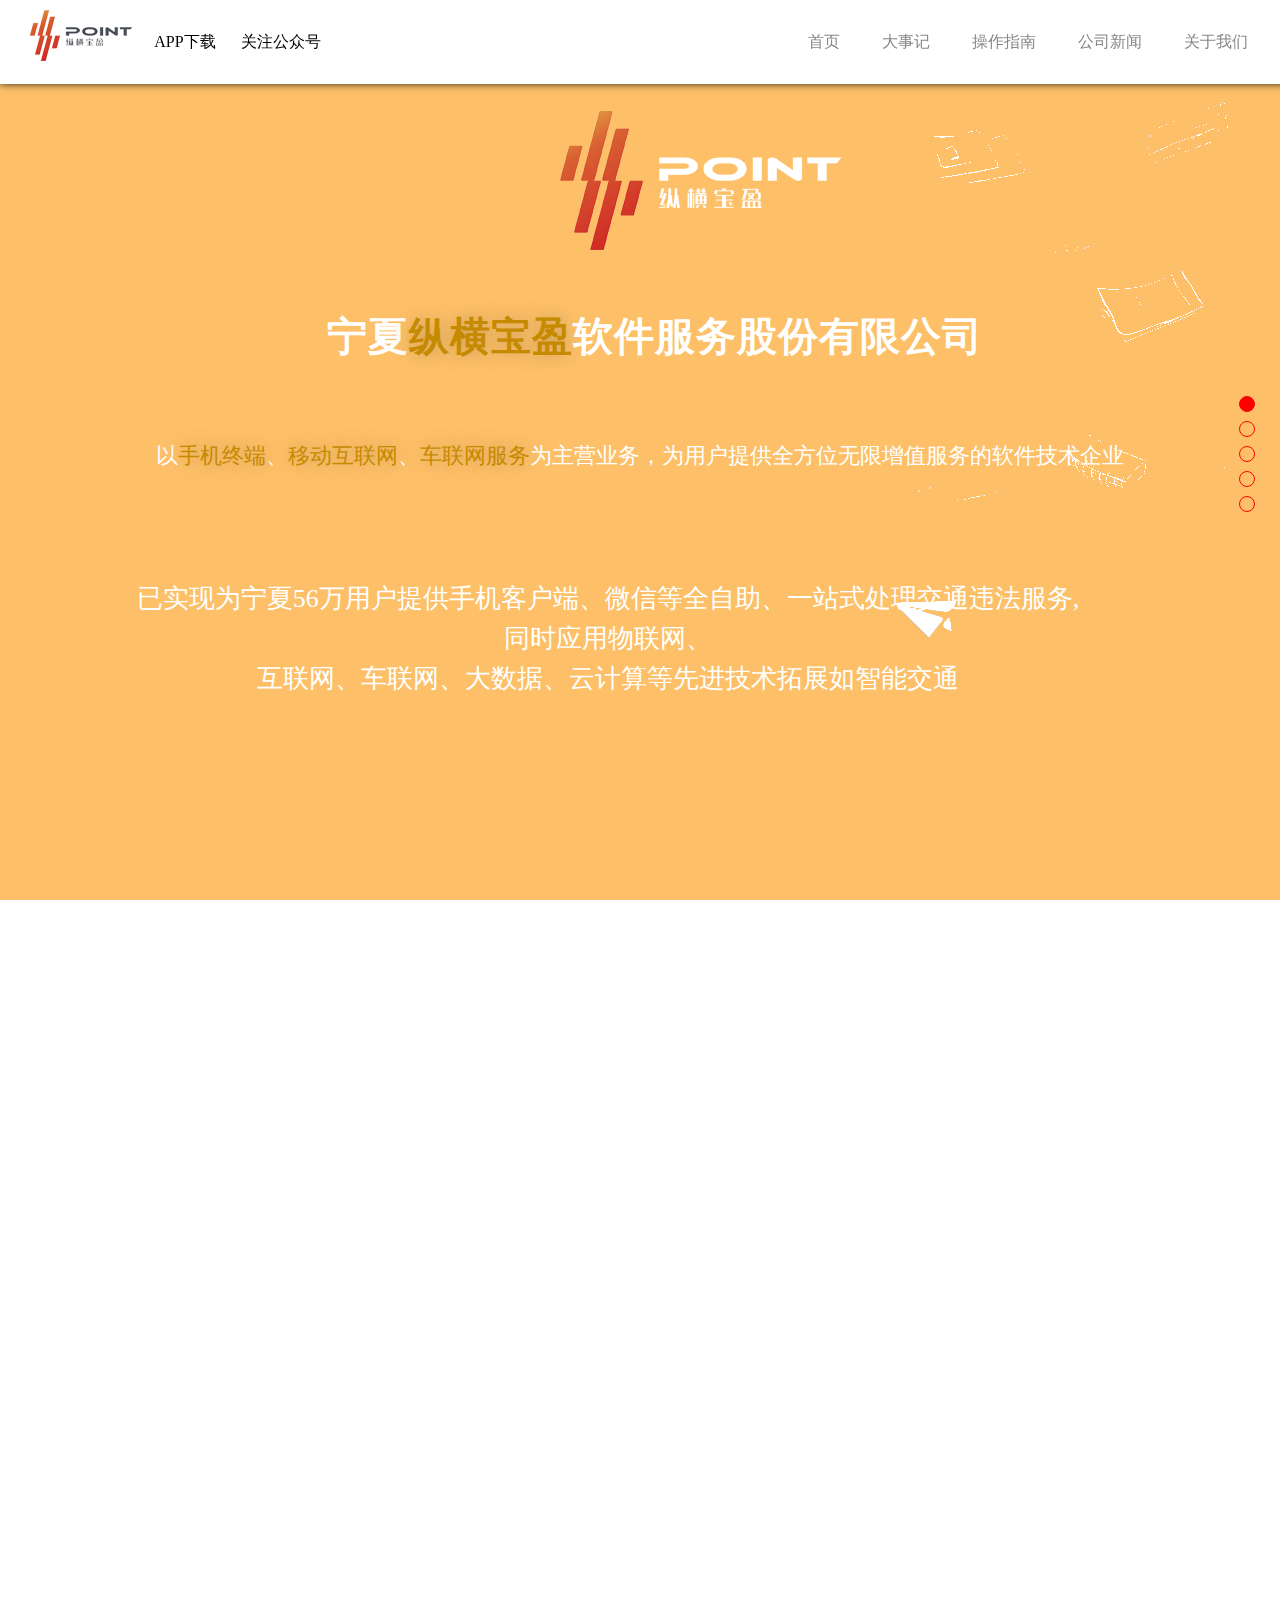
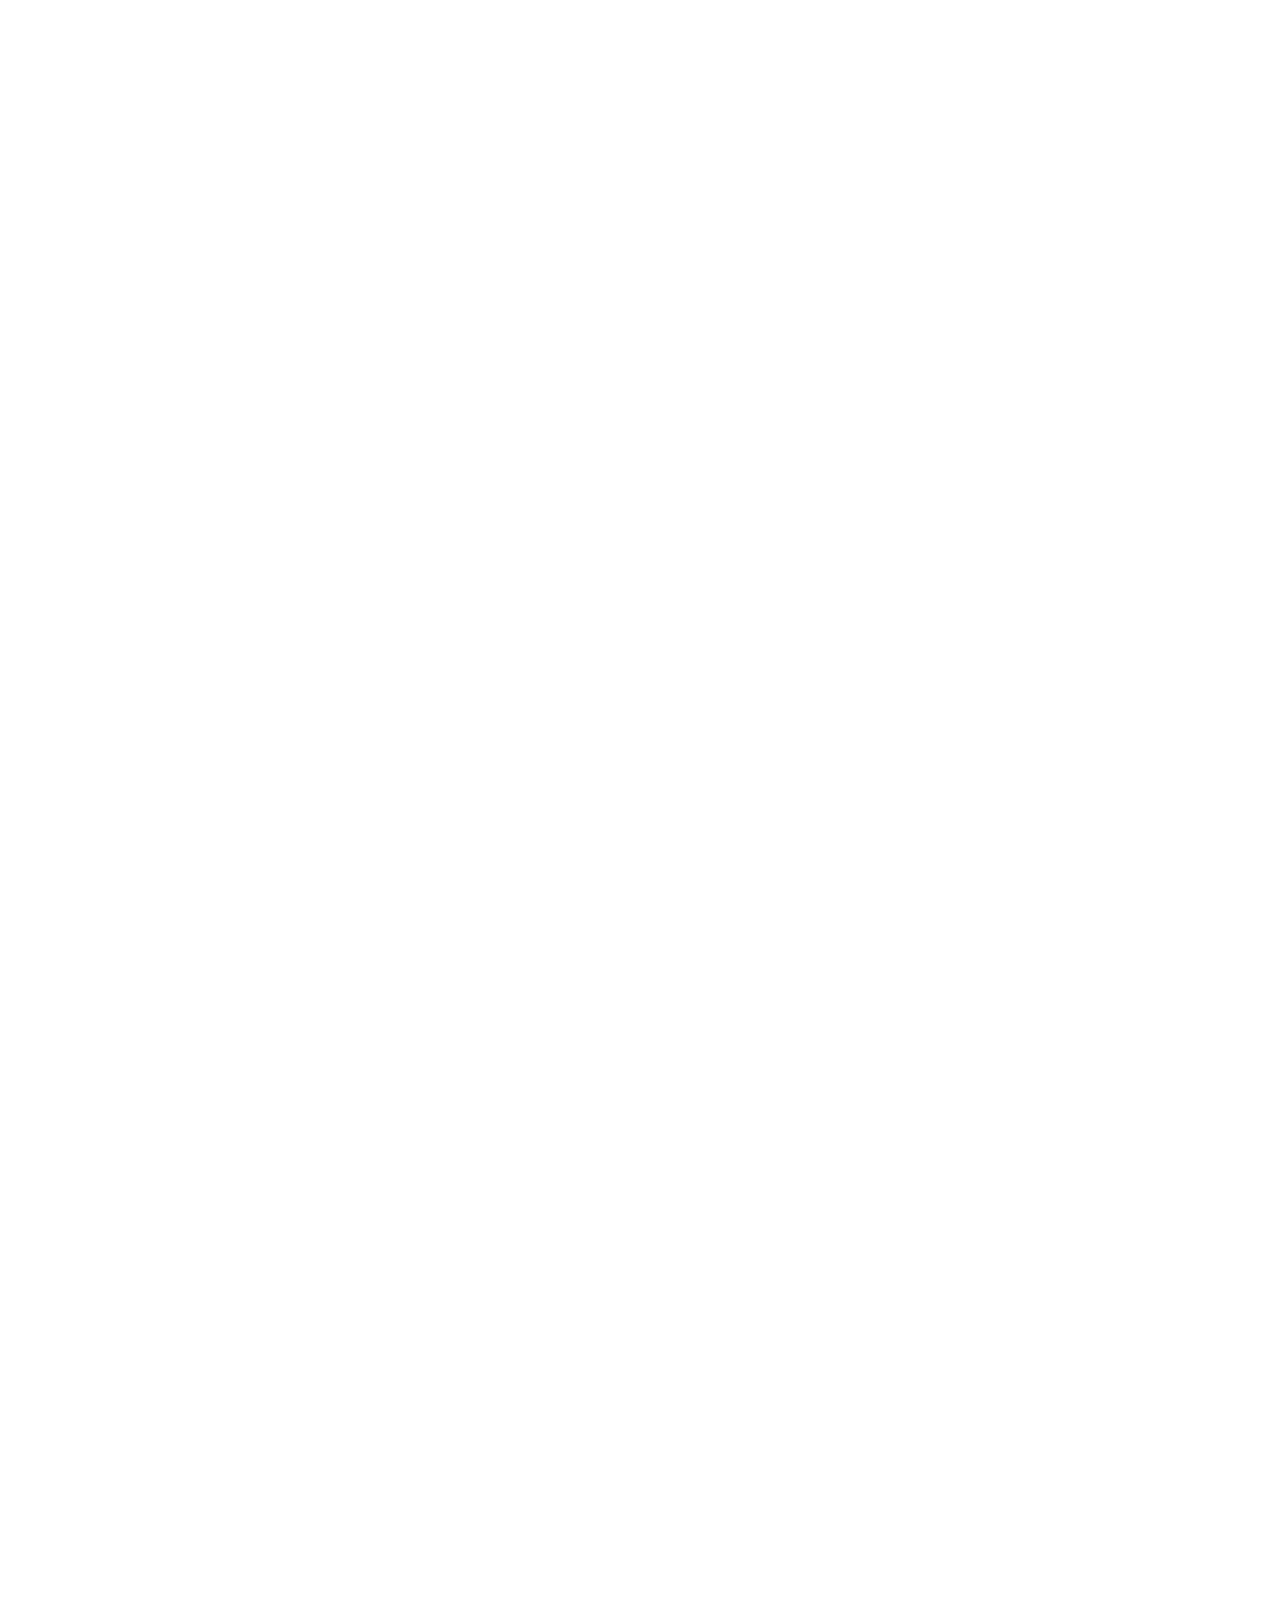
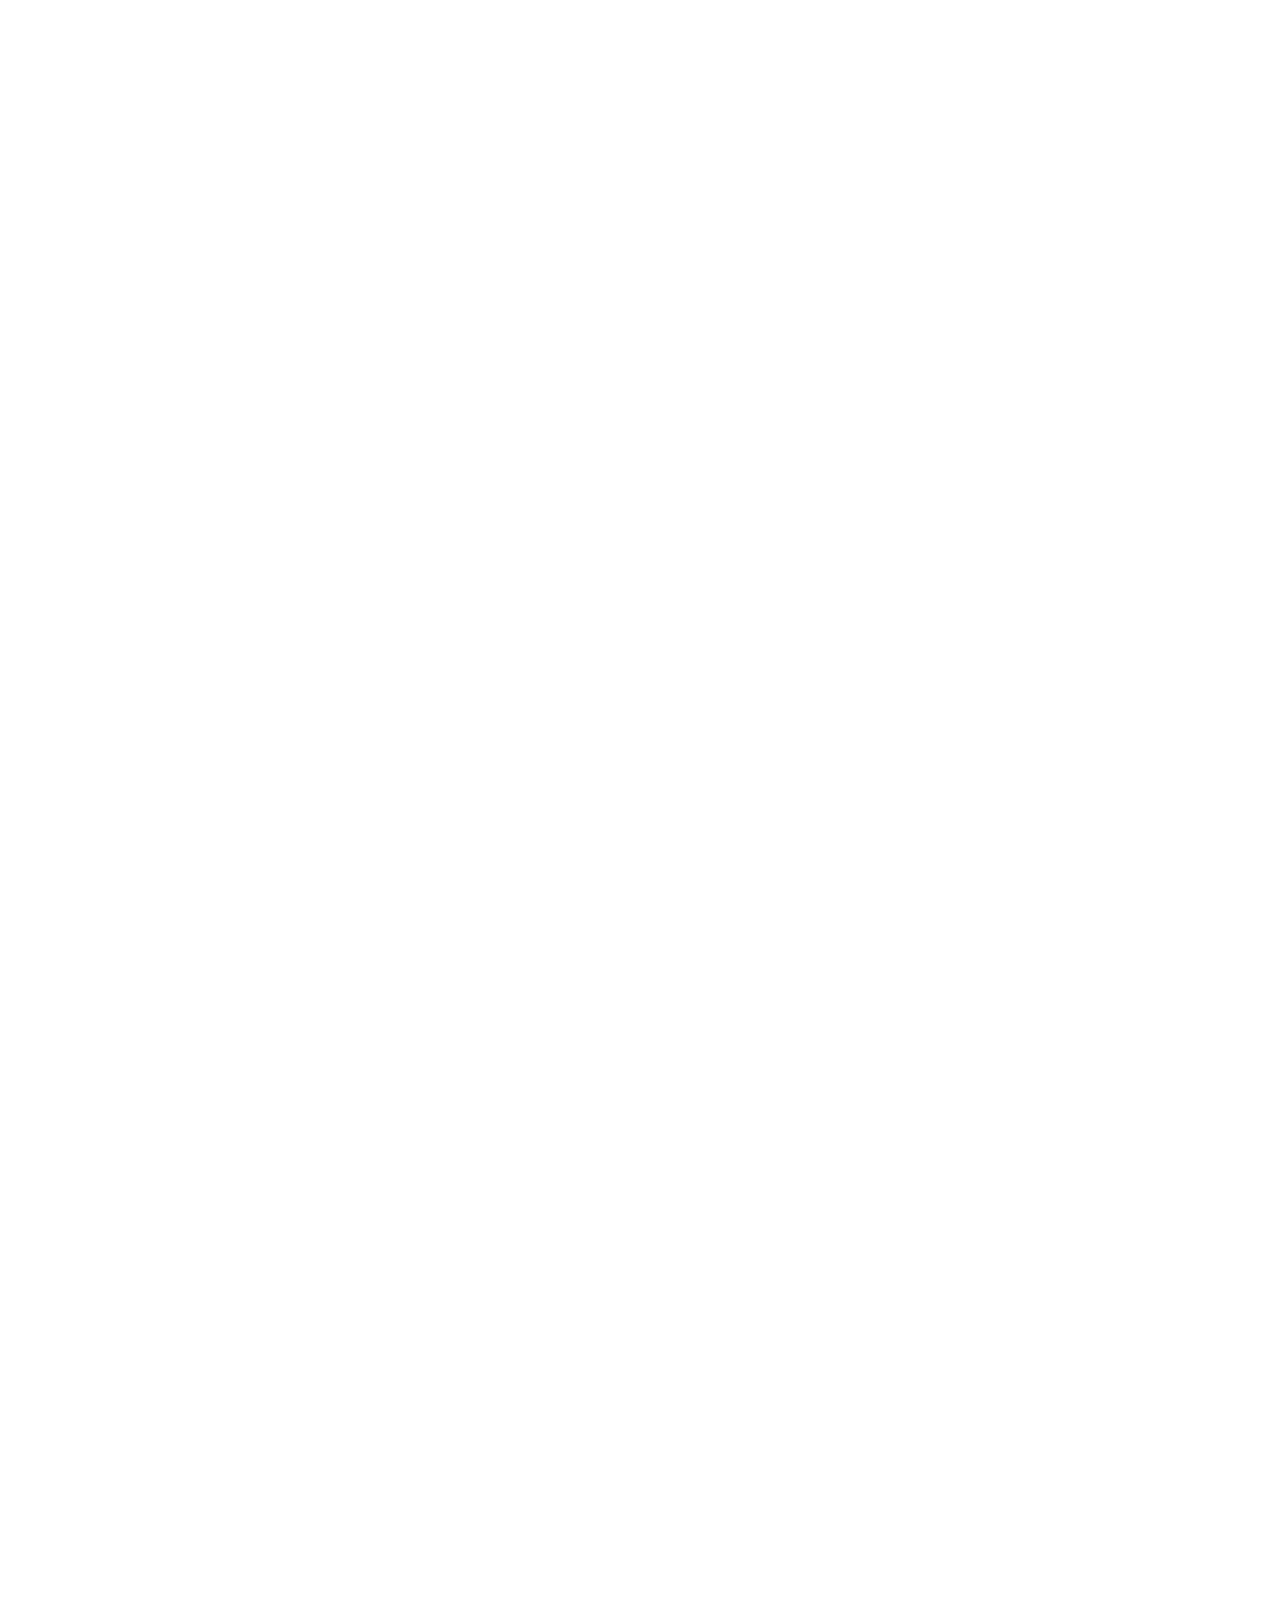
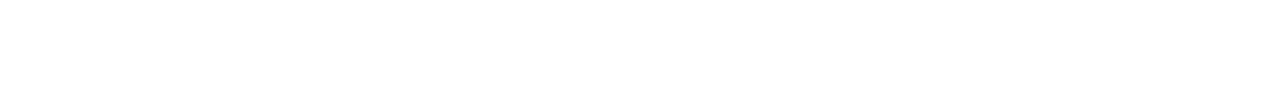
<file: index.html>
<!DOCTYPE html>
<html>
<head lang="en">
    <meta charset="UTF-8">
    <title></title>
    <link rel="stylesheet" href="common/css/base.css"/>
    <link rel="stylesheet" href="common/css/nav.css"/>
    <link rel="stylesheet" href="home/css/jquery.fullPage.css"/>
    <link rel="stylesheet" href="home/css/index.css"/>
    <script src="common/js/jquery-1.7.2.min.js"></script>
    <script src="home/js/jquery.fullPage.min.js"></script>
    <script>
        $(function(){
            $('#dowebok').fullpage({
                sectionsColor: ['rgb(253, 192, 104)'],
                'navigation': true,
            });
        });
    </script>

</head>
<body>
<!--=======================导航=======================-->
<div class="navbox">
    <div class="nav clearfix">
        <div class="logo clearfix">
            <a href="index.html"><img src="common/img/logo.png" /> </a>
            <a href="#" id="A1">
                APP下载
            </a>
            <div class="demo demoApp">
                <div class="out"></div>
                <div class="in"></div>
                <div> <img src="common/img/jtmsAPP.jpg" alt="">
                    <div class="f2">交通秘书APP下载</div>
                </div>
            </div>

            <a href="#" id="A2">
                关注公众号
            </a>
                <div class="demo demoWx">
                    <div class="out"></div>
                    <div class="in"></div>
                    <div> <img src="common/img/jtmsWX.jpg" alt="">
                        <div class="f2">交通秘书微信公众号</div>
                    </div>
                </div>

        </div>
        <ul class="clearfix">
            <li><a href="index.html">首页</a></li>
            <li><a href="event/index.html">大事记</a></li>
            <li><a href="operation/index.html">操作指南</a></li>
            <li><a href="news/index.html">公司新闻</a></li>
            <li><a href="about/index.html">关于我们</a></li>
        </ul>
    </div>
</div>
<div class="xue"></div>
<!--=======================导航=======================-->
<div id="dowebok">
    <div class="section">
        <div class="sectionBox">
            <div class="bg-1"></div>
            <div class="logo2"><img src="home/img/logo2.png" /> </div>
            <div class="bg-f1">宁夏<em>纵横宝盈</em>软件服务股份有限公司  </div>
            <div class="bg-f2">以<strong>手机终端</strong>、<strong>移动互联网</strong>、<strong>车联网服务</strong>为主营业务，为用户提供全方位无限增值服务的软件技术企业</div>
            <div class="bg-f3"></div>
            <div class="bg-f4">已实现为宁夏56万用户提供手机客户端、微信等全自助、一站式处理交通违法服务,同时应用物联网、</br>互联网、车联网、大数据、云计算等先进技术拓展如智能交通</div>
        </div>
    </div>
    <div class="section">
        <div class="img"><img src="home/img/bg2_phone.png" /></div>
        <div class="sectionBox2">
            <div class="leftBox">
                <h2>交通秘书</h2>
                <h2>全自助，一站式解决交通违法</h2>
                <p>通过移动终端实现违法照片查看、驾驶证扣分及缴纳交通违法罚款等功能。</p>
            </div>
            <div class="rightBox clearfix">
                <h2>沙扑扑传媒</h2>
                <h2>宁夏首家方言类网络视频节目</h2>
                <p>我区著名主持人老李（李坚强）带你看尽全球大小事，诙谐小段子，幽默漫话要你欢笑不停歇。</p>
            </div>
        </div>
    </div>
    <div class="section">
        <div class="threeBox">
            <h3>企业文化</h3>
            <ul>
                <li>企业愿景：成为行业内标杆企业</li>
                <li>企业使命：为股东谋利益 为员工谋福祉 为企业谋发展 为社会做贡献
                </li>
                <li>企业精神：专业 拼搏 创新 持续</li>
                <li>经营理念：精致产品设计 优化产品体验 完善用户服务 健康产业链条</li>
            </ul>
            <div class="bg3"></div>
        </div>
    </div>
    <div class="section">
       <div class="phone">
           <p><img src="home/img/bg4_linepic.png" /> </p>
           <p><img src="home/img/bg02_ipone.png" /> </p>
       </div>
    </div>
    <div class="section">
        <div class="last">
            <div class="lastImg">
                <img src="home/img/bg6_main.png">
            </div>
            <p>打造“互联网+”的商业模式，致力于开发创新产品和服务，持续为信息惠民事业做出更大的贡献。</p>
        </div>
    </div>
</div>
</body>
</html>
</file>
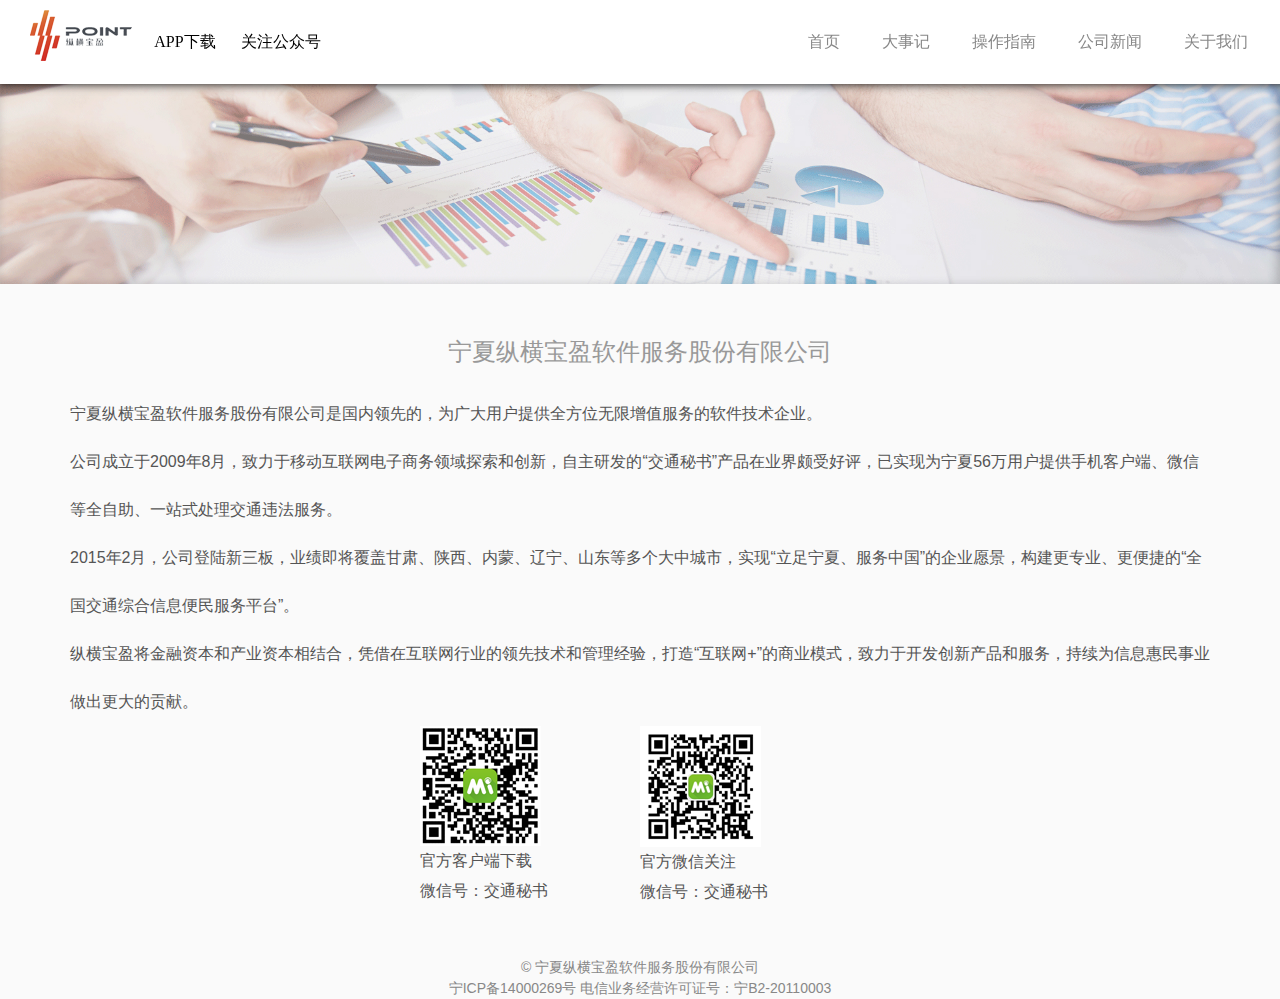
<file: about/index.html>
<!DOCTYPE html>
<html>
<head lang="en">
    <meta charset="UTF-8">
    <title></title>
    <link rel="stylesheet" href="../common/css/base.css"/>
    <link rel="stylesheet" href="../common/css/nav.css"/>
    <link rel="stylesheet" href="../common/css/footer.css"/>
    <link rel="stylesheet" href="css/index.css"/>
    <script src="../common/js/jquery-1.7.2.min.js"></script>
</head>
<body>
<!--=======================导航=======================-->
<div class="navbox">
    <div class="nav clearfix">
        <div class="logo clearfix">
            <a href="index.html"><img src="../common/img/logo.png" /> </a>
            <a href="#" id="A1">
                APP下载
            </a>
            <div class="demo demoApp">
                <div class="out"></div>
                <div class="in"></div>
                <div> <img src="../common/img/jtmsAPP.jpg" alt="">
                    <div class="f1">交通秘书APP下载</div>
                </div>
            </div>

            <a href="#" id="A2">
                关注公众号
            </a>
            <div class="demo demoWx">
                <div class="out"></div>
                <div class="in"></div>
                <div> <img src="../common/img/jtmsWX.jpg" alt="">
                    <div class="f1">交通秘书微信公众号</div>
                </div>
            </div>

        </div>
        <ul class="clearfix">
            <li><a href="../index.html">首页</a></li>
            <li><a href="../event/index.html">大事记</a></li>
            <li><a href="../operation/index.html">操作指南</a></li>
            <li><a href="../news/index.html">公司新闻</a></li>
            <li><a href="index.html">关于我们</a></li>
        </ul>
    </div>
</div>
<div class="xue"></div>
<!--=======================导航=======================-->
<div class="containe">
    <div class="banner">
        <img class="bg" src="img/ny_banner.jpg">
    </div>
    <h1 class="about_tit">宁夏纵横宝盈软件服务股份有限公司</h1>
    <p class="about_info">宁夏纵横宝盈软件服务股份有限公司是国内领先的，为广大用户提供全方位无限增值服务的软件技术企业。</p>
    <p class="about_info">公司成立于2009年8月，致力于移动互联网电子商务领域探索和创新，自主研发的“交通秘书”产品在业界颇受好评，已实现为宁夏56万用户提供手机客户端、微信等全自助、一站式处理交通违法服务。</p>
    <p class="about_info">2015年2月，公司登陆新三板，业绩即将覆盖甘肃、陕西、内蒙、辽宁、山东等多个大中城市，实现“立足宁夏、服务中国”的企业愿景，构建更专业、更便捷的“全国交通综合信息便民服务平台”。</p>
    <p class="about_info">纵横宝盈将金融资本和产业资本相结合，凭借在互联网行业的领先技术和管理经验，打造“互联网+”的商业模式，致力于开发创新产品和服务，持续为信息惠民事业做出更大的贡献。</p>
    <ul class="wechart clearfix about_info">
        <li>
            <span><img src="img/wechat.png" alt=""></span>
            <span>官方客户端下载</span>
            <span>微信号：交通秘书</span>
        </li>
        <li>
            <span><img src="img/wechat2.png" alt=""></span>
            <span>官方微信关注</span>
            <span>微信号：交通秘书</span>
        </li>
    </ul>
</div>
<div id="footer">
    <p>&copy; 宁夏纵横宝盈软件服务股份有限公司</p>
    <p>宁ICP备14000269号 电信业务经营许可证号：宁B2-20110003</p>
</div>
</body>
</html>
</file>
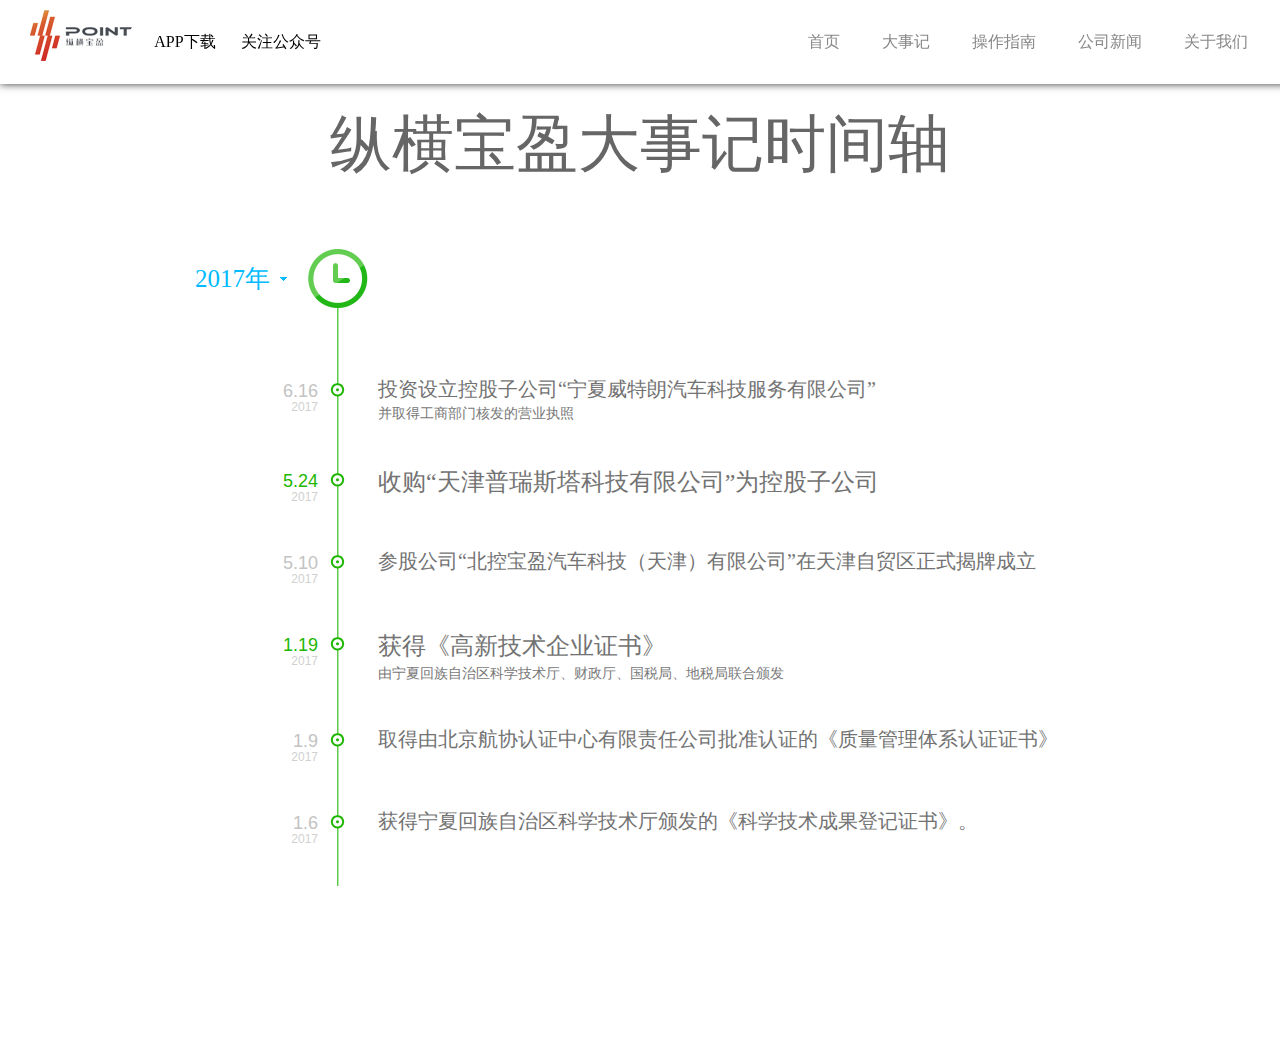
<file: event/index.html>
<!DOCTYPE html>
<head lang="en">
    <meta charset="UTF-8">
    <title></title>
    <link rel="stylesheet" href="../common/css/base.css"/>
    <link rel="stylesheet" href="../common/css/nav.css"/>
    <link rel="stylesheet" href="css/index.css"/>
    <script src="../common/js/jquery-1.7.2.min.js"></script>
    <script src="js/index.js"></script>
</head>
<body>
<!--=======================导航=======================-->
<div class="navbox">
    <div class="nav clearfix">
        <div class="logo clearfix">
            <a href="index.html"><img src="../common/img/logo.png" /> </a>
            <a href="#" id="A1">
                APP下载
            </a>
            <div class="demo demoApp">
                <div class="out"></div>
                <div class="in"></div>
                <div> <img src="../common/img/jtmsAPP.jpg" alt="">
                    <div class="f1">交通秘书APP下载</div>
                </div>
            </div>

            <a href="#" id="A2">
                关注公众号
            </a>
            <div class="demo demoWx">
                <div class="out"></div>
                <div class="in"></div>
                <div> <img src="../common/img/jtmsWX.jpg" alt="">
                    <div class="f1">交通秘书微信公众号</div>
                </div>
            </div>

        </div>
        <ul class="clearfix">
            <li><a href="../index.html">首页</a></li>
            <li><a href="index.html">大事记</a></li>
            <li><a href="../operation/index.html">操作指南</a></li>
            <li><a href="../news/index.html">公司新闻</a></li>
            <li><a href="../about/index.html">关于我们</a></li>
        </ul>
    </div>
</div>
<div class="xue"></div>
<!--=======================导航=======================-->
<div class="f2">纵横宝盈大事记时间轴</div>
<div class="main">
    <div class="history">
        <div class="history-date">
            <h2 class="dj">2017年</h2>
            <ul>
                <li class="clearfix">
                    <h4>6.16<span>2017</span></h4>
                    <div>
                        <h3>投资设立控股子公司“宁夏威特朗汽车科技服务有限公司”</h3>
                        <p>并取得工商部门核发的营业执照</p>
                    </div>
                </li>
                <li class="clearfix">
                    <h4 class="green">5.24<span>2017</span></h4>
                    <div>
                        <h5>收购“天津普瑞斯塔科技有限公司”为控股子公司</h5>
                    </div>
                </li>
                <li class="clearfix">
                    <h4>5.10<span>2017</span></h4>
                    <div>
                        <h3>参股公司“北控宝盈汽车科技（天津）有限公司”在天津自贸区正式揭牌成立</h3>
                    </div>
                </li>
                <li class="clearfix">
                    <h4 class="green">1.19<span>2017</span></h4>
                    <div>
                        <h5>获得《高新技术企业证书》</h5>
                        <p>由宁夏回族自治区科学技术厅、财政厅、国税局、地税局联合颁发</p>
                    </div>
                </li>
                <li class="clearfix">
                    <h4>1.9<span>2017</span></h4>
                    <div>
                        <h3>取得由北京航协认证中心有限责任公司批准认证的《质量管理体系认证证书》</h3>
                    </div>
                </li>
                <li class="clearfix">
                    <h4>1.6<span>2017</span></h4>
                    <div>
                        <h3>获得宁夏回族自治区科学技术厅颁发的《科学技术成果登记证书》。</h3>
                    </div>
                </li>
            </ul>
        </div>
        <div class="history-date">
            <h2 class="dj">2016年</h2>
            <ul>
                <li class="clearfix">
                    <h4 class="green">12<span>2016</span></h4>
                    <div>
                        <h5>公司共获得实用新型专利八项，软件著作权二十项</h5>
                        <p>截止2016年12月</p>
                    </div>
                </li>
                <li class="clearfix">
                    <h4 class="green">11.25<span>2016</span></h4>
                    <div>
                        <h5>获评高新技术企业</h5>
                    </div>
                </li>
                <li class="clearfix">
                    <h4>11.19<span>2016</span></h4>
                    <div>
                        <h3>公司荣获“宁夏中小企业50强”第三产业“电子商务软件”排序第五名</h3>
                    </div>
                </li>
                <li class="clearfix">
                    <h4 class="green">08<span>2016</span></h4>
                    <div>
                        <h3>认定为宁夏回族自治区“专精特新”中小企业</h3>
                        <p>经宁夏回族自治区非公有制经济服务局、宁夏回族自治区经济和信息化委员会等相关部门</p>
                    </div>
                </li>
                <li class="clearfix">
                    <h4>6.15<span>2016</span></h4>
                    <div>
                        <h3>北方国际集团有限公司总裁孙占军一行来公司考察</h3>
                    </div>
                </li>
                <li class="clearfix">
                    <h4>05<span>2016</span></h4>
                    <div>
                        <h3>公司董事长倪小刚获得2015年度银川市青年岗位能手称号</h3>
                    </div>
                </li>
                <li class="clearfix">
                    <h4>4.19<span>2016</span></h4>
                    <div>
                        <h3>吉林省政协主席一行视察公司</h3>
                    </div>
                </li>
            </ul>
        </div>
        <div class="history-date">
            <h2 class="dj">2015年</h2>
            <ul>
                <li class="clearfix">
                    <h4 class="green">9.11<span>2015</span></h4>
                    <div>
                        <h5>约旦主宾国投资署长参观公司</h5>
                        <p>并给予 “交通秘书“产品充分肯定</p>
                    </div>
                </li>
                <li class="clearfix">
                    <h4 class="green">9.09<span>2015</span></h4>
                    <div>
                        <h5>全国政协副主席万钢一行调研iBi育成中心</h5>
                        <p>万钢副主席表示：希望纵横宝盈为宁夏和全国信息化发展多做贡献、形成示范效应！</p>
                    </div>
                </li>
                <li class="clearfix">
                    <h4>8.03<span>2015</span></h4>
                    <div>
                        <h3>“2015年新三板创新公司100强”榜单中位居第29名</h3>
                    </div>
                </li>
                <li class="clearfix">
                    <h4>6.16<span>2015</span></h4>
                    <div>
                        <h3>“交通秘书”荣获第十三届中国国际软交会最具创新竞争力产品奖</h3>
                        <p>公司董事长/总经理倪小刚先生再次荣获本届领军人物奖</p>
                    </div>
                </li>
                <li class="clearfix">
                    <h4>6.8<span>2015</span></h4>
                    <div>
                        <h3>银川经济技术开发区授予公司“转型升级、创新发展”示范企业荣誉称号</h3>
                    </div>
                </li>
                <li class="clearfix">
                    <h4>3.18<span>2015</span></h4>
                    <div>
                        <h3>获得宁夏回族自治区经济和信息化委员会颁发的“软件企业认定证书”</h3>
                    </div>
                </li>
                <li class="clearfix">
                    <h4>1.12<span>2015</span></h4>
                    <div>
                        <h3>宁夏回族自治区党委书记，自治区人大常委会主任、党组书记李建华一行视察公司</h3>
                        <p>予交通秘书“小省区服务大民生”的高度评价</p>
                    </div>
                </li>
            </ul>
        </div>
        <div class="history-date">
            <h2 class="dj">2014年</h2>
            <ul>
                <li class="clearfix">
                    <h4>12.26<span>2014</span></h4>
                    <div>
                        <h3>自治区副主席张超超视察公司，给予“交通秘书”产品高度评价</h3>
                        <p>获得“交通秘书IOS客户端系统软件（软著登字第0685819号）”等7项软件著作权</p>
                    </div>
                </li>
                <li class="clearfix">
                    <h4>11.12<span>2014</span></h4>
                    <div>
                        <h3>获得“交通秘书IOS客户端系统软件（软著登字第0685819号）”等7项软件著作权</h3>
                    </div>
                </li>
                <li class="clearfix">
                    <h4>10<span>2014</span></h4>
                    <div>
                        <h3>公司与中国联通宁夏分公司签订合作协议</h3>
                    </div>
                </li>
                <li class="clearfix">
                    <h4 class="green">7.09<span>2014</span></h4>
                    <div>
                        <h5>交通秘书WEB、APP、微信正式上线</h5>
                        <p>实现了通过APP、微信查询、处理交通违法、缴纳罚款</p>
                    </div>
                </li>
                <li class="clearfix">
                    <h4 class="green">06<span>2014</span></h4>
                    <div>
                        <h3>公司董事长/总经理倪小刚先生在第十二届中国国际软交会荣获新锐人物奖</h3>
                    </div>
                </li>
                <li class="clearfix">
                    <h4>5.29<span>2014</span></h4>
                    <div>
                        <h3>完成股份制改造并正式更名为“宁夏纵横宝盈软件服务股份有限公司”</h3>
                    </div>
                </li>
                <li class="clearfix">
                    <h4>03<span>2014</span></h4>
                    <div>
                        <h3>公司与中国电信宁夏分公司签订合作协议，标志着电信业务成功接入</h3>
                    </div>
                </li>
            </ul>
        </div>
        <div class="history-date">
            <h2  class="dj">2013年</h2>
            <ul>
                <li class="clearfix">
                    <h4 class="green"><span>2013</span></h4>
                    <div>
                        <h5>交通秘书”市场拓展，APP、WEB研发</h5>
                    </div>
                </li>
            </ul>
        </div>
        <div class="history-date">
            <h2 class="dj">2012年</h2>
            <ul>
                <li class="clearfix">
                    <h4 class="green"><span>2012</span></h4>
                    <div>
                        <h3>全区交警远程查验系统上线、“交通秘书”本地平台上线</h3>
                    </div>
                </li>
            </ul>
        </div>
        <div class="history-date">
            <h2 class="dj">2011年</h2>
            <ul>
                <li class="clearfix">
                    <h4 class="green"><span>2011</span></h4>
                    <div>
                        <h3>宁夏移动“12580交通秘书”接入并运营</h3>
                    </div>
                </li>
            </ul>
        </div>
        <div class="history-date">
            <h2 class="dj">2010年</h2>
            <ul>
                <li class="clearfix">
                    <h4 class="green"><span>2010</span></h4>
                    <div>
                        <h3>交警综合信息服务平台建设完成并转型移动互联网增值业务</h3>
                    </div>
                </li>
            </ul>
        </div>
        <div class="history-date">
            <h2 class="dj">2009年</h2>
            <ul>
                <li class="clearfix">
                    <h4>11<span>2009</span></h4>
                    <div>
                        <h3>总经理倪小刚先生荣获“银川市2009年度创业之星荣誉称号”</h3>
                    </div>
                </li>
                <li class="clearfix">
                    <h4 class="green">08<span>2009</span></h4>
                    <div>
                        <h5>公司在宁夏软件园注册成立</h5>
                    </div>
                </li>
                <li class="clearfix">
                    <h4 class="green"><span></span></h4>
                    <div>
                        <h5></h5>
                    </div>
                </li>
            </ul>
        </div>
    </div>
</div>
</body>
</html>
</file>
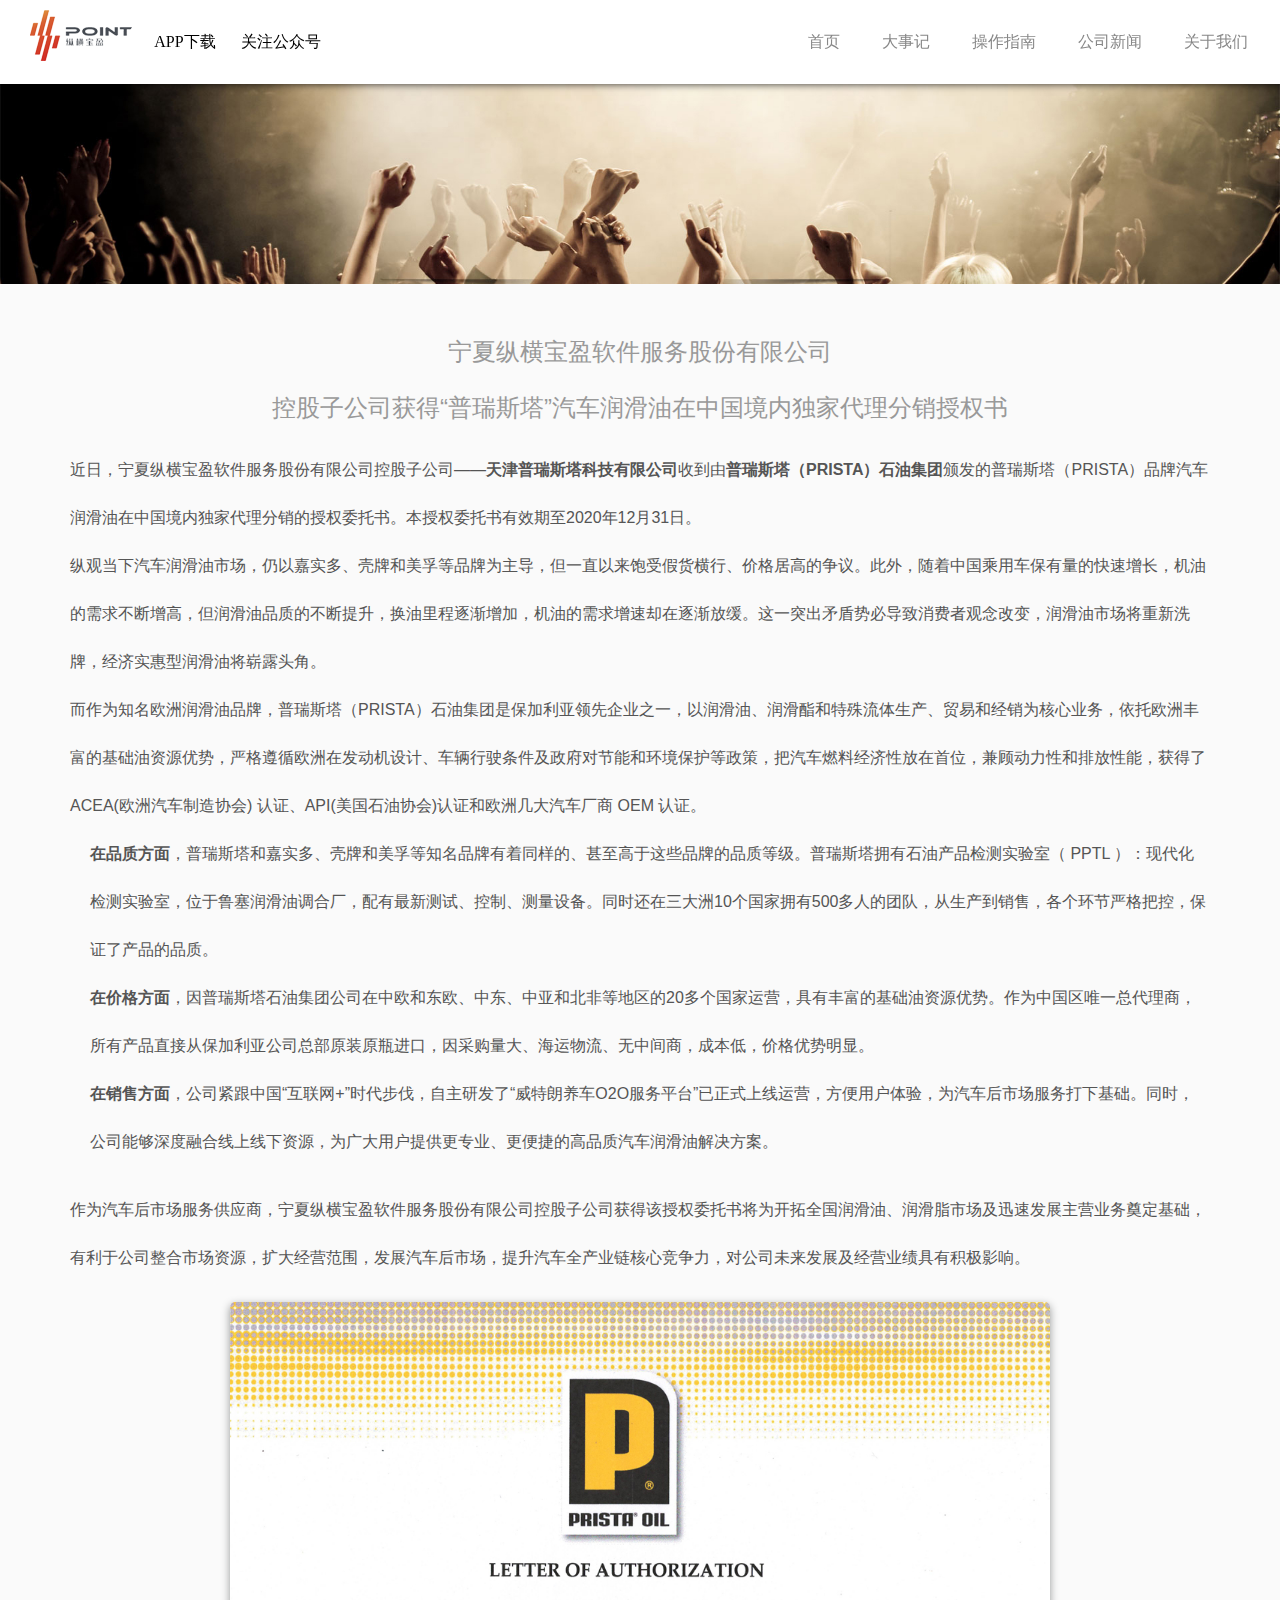
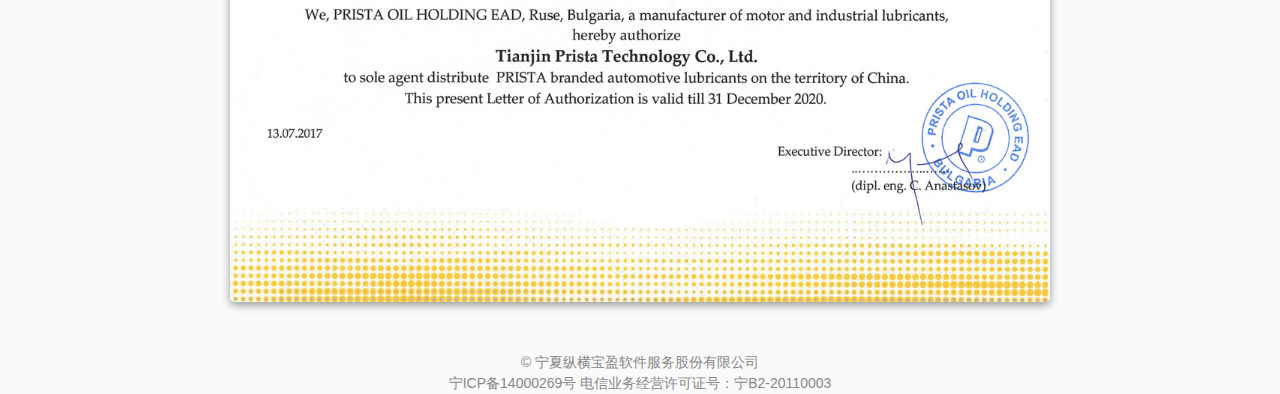
<file: news/index.html>
<!DOCTYPE html>
<html>
<head lang="en">
    <meta charset="UTF-8">
    <title></title>
    <link rel="stylesheet" href="../common/css/base.css"/>
    <link rel="stylesheet" href="../common/css/nav.css"/>
    <link rel="stylesheet" href="../common/css/footer.css"/>
    <link rel="stylesheet" href="css/index.css"/>
    <script src="../common/js/jquery-1.7.2.min.js"></script>
</head>
<body>
<!--=======================导航=======================-->
<div class="navbox">
    <div class="nav clearfix">
        <div class="logo clearfix">
            <a href="index.html"><img src="../common/img/logo.png" /> </a>
            <a href="#" id="A1">
                APP下载
            </a>
            <div class="demo demoApp">
                <div class="out"></div>
                <div class="in"></div>
                <div> <img src="../common/img/jtmsAPP.jpg" alt="">
                    <div class="f1">交通秘书APP下载</div>
                </div>
            </div>

            <a href="#" id="A2">
                关注公众号
            </a>
            <div class="demo demoWx">
                <div class="out"></div>
                <div class="in"></div>
                <div> <img src="../common/img/jtmsWX.jpg" alt="">
                    <div class="f1">交通秘书微信公众号</div>
                </div>
            </div>

        </div>
        <ul class="clearfix">
            <li><a href="../index.html">首页</a></li>
            <li><a href="../event/index.html">大事记</a></li>
            <li><a href="../operation/index.html">操作指南</a></li>
            <li><a href="index.html">公司新闻</a></li>
            <li><a href="../about/index.html">关于我们</a></li>
        </ul>
    </div>
</div>
<div class="xue"></div>
<!--=======================导航=======================-->
<div class="containe">
    <div class="banner">
        <img class="bg" src="img/ny_banner1.jpg">
    </div>
    <div class="notice">
        <h1 class="about_tit appear">宁夏纵横宝盈软件服务股份有限公司</h1>
        <h1 class="about_tit appear">控股子公司获得“普瑞斯塔”汽车润滑油在中国境内独家代理分销授权书</h1>
        <ol>
            <li>近日，宁夏纵横宝盈软件服务股份有限公司控股子公司——<strong>天津普瑞斯塔科技有限公司</strong>收到由<strong>普瑞斯塔（PRISTA）石油集团</strong>颁发的普瑞斯塔（PRISTA）品牌汽车润滑油在中国境内独家代理分销的授权委托书。本授权委托书有效期至2020年12月31日。</li>
            <li>纵观当下汽车润滑油市场，仍以嘉实多、壳牌和美孚等品牌为主导，但一直以来饱受假货横行、价格居高的争议。此外，随着中国乘用车保有量的快速增长，机油的需求不断增高，但润滑油品质的不断提升，换油里程逐渐增加，机油的需求增速却在逐渐放缓。这一突出矛盾势必导致消费者观念改变，润滑油市场将重新洗牌，经济实惠型润滑油将崭露头角。</li>
            <li>
                而作为知名欧洲润滑油品牌，普瑞斯塔（PRISTA）石油集团是保加利亚领先企业之一，以润滑油、润滑酯和特殊流体生产、贸易和经销为核心业务，依托欧洲丰富的基础油资源优势，严格遵循欧洲在发动机设计、车辆行驶条件及政府对节能和环境保护等政策，把汽车燃料经济性放在首位，兼顾动力性和排放性能，获得了ACEA(欧洲汽车制造协会) 认证、API(美国石油协会)认证和欧洲几大汽车厂商 OEM 认证。
            </li>
            <ul class="pl20">
                <li class="point"><strong>在品质方面</strong>，普瑞斯塔和嘉实多、壳牌和美孚等知名品牌有着同样的、甚至高于这些品牌的品质等级。普瑞斯塔拥有石油产品检测实验室（ PPTL ）：现代化检测实验室，位于鲁塞润滑油调合厂，配有最新测试、控制、测量设备。同时还在三大洲10个国家拥有500多人的团队，从生产到销售，各个环节严格把控，保证了产品的品质。</li>
                <li class="point"><strong>在价格方面</strong>，因普瑞斯塔石油集团公司在中欧和东欧、中东、中亚和北非等地区的20多个国家运营，具有丰富的基础油资源优势。作为中国区唯一总代理商，所有产品直接从保加利亚公司总部原装原瓶进口，因采购量大、海运物流、无中间商，成本低，价格优势明显。</li>
                <li class="point">
                    <strong>在销售方面</strong>，公司紧跟中国“互联网+”时代步伐，自主研发了“威特朗养车O2O服务平台”已正式上线运营，方便用户体验，为汽车后市场服务打下基础。同时，公司能够深度融合线上线下资源，为广大用户提供更专业、更便捷的高品质汽车润滑油解决方案。
                </li>
            </ul>

            <li>作为汽车后市场服务供应商，宁夏纵横宝盈软件服务股份有限公司控股子公司获得该授权委托书将为开拓全国润滑油、润滑脂市场及迅速发展主营业务奠定基础，有利于公司整合市场资源，扩大经营范围，发展汽车后市场，提升汽车全产业链核心竞争力，对公司未来发展及经营业绩具有积极影响。</li>
        </ol>
        <p class="notice_2"><img src="img/notice_2.jpg" alt=""></p>
    </div>
</div>
<div id="footer">
    <p>&copy; 宁夏纵横宝盈软件服务股份有限公司</p>
    <p>宁ICP备14000269号 电信业务经营许可证号：宁B2-20110003</p>
</div>
</body>
</html>
</file>
<file: common/css/nav.css>
.xue{
    height: 84px;
}
.navbox {
    width: 100%;
    background-color: #fff;
    position: fixed;
    top: 0;
    left: 0;
    box-shadow: 0 0 8px 0 rgba(0,0,0,0.8);
    padding: 0 20px;
    font-family: "΢���ź�","����","Arail";
    z-index: 99999;
}
.navbox .nav{
    width: 1260px;
    margin: 0 auto;
}
.navbox .nav .logo{
    width: 305px;
    float: left;
}
.navbox .nav .logo a{
    display: block;
    float: left;
    height: 84px;
    line-height: 84px;
    text-align: center;
    color: #000;
    font-size: 16px;
    transition:.3s;
}
.navbox .nav .logo a:nth-of-type(1){
    width: 110px;
    position: absolute;
    top: 10px;
}
.navbox .nav .logo a:nth-of-type(2){
    width: 90px;
    margin-left: 110px;
}
.navbox .nav .logo a:nth-of-type(3){
    width: 102px;
}
.navbox .nav .logo a:hover{
    color: #FAC16A;
}
.navbox .nav ul{
    width: 482px;
    float: right;
}
.navbox .nav ul li{
    width: 106px;
    height: 84px;
    line-height: 84px;
    float: left;
}
.navbox .nav ul li:nth-of-type(1){
    width: 74px;
}
.navbox .nav ul li:nth-of-type(2){
    width: 90px;
}
.navbox .nav ul li a{
    font-size: 16px;
    color: #888;
    transition:.3s;
}
.navbox .nav ul li a:hover{
    color: #FAC16A;
}
.demoApp{
    opacity: 0;
    left: 100px;
    transition:.5s;
}
.demoWx{
    opacity: 0;
    left: 200px;
    transition:.5s;
}
.demo{
    position: absolute;
    width: 150px;
    z-index: 1111;
    top: 68px;
    color: #000;
    font-size: 14px;
    text-align: center;
    border: 1px solid #d3d3d3;
    background-color: #fff;
}
.demo .out {
    border: 15px solid transparent;
    border-bottom-color: #888;
    top: -30px;
    left: 40%;
}
.in {
    border: 14px solid transparent;
    border-bottom-color: #fff;
    top: -28px;
    left: 40.5%;
}
.demo .out,.demo .in {
    position: absolute;
    width: 0;
    height: 0px;
}
.demo img {
    width: 93%;
    padding: 5px 5px 0px 5px;
    height: 90%;
}
.demo>.f1{
    font-size: 16px;
    height: 24px;
    line-height: 24px;
}
img {
    display: block;
    border: none;
}
.navbox .nav .logo #A1:hover+.demoApp{
    opacity:1;
}
.navbox .nav .logo #A2:hover+.demoWx{
    opacity:1;
}
</file>
<file: home/css/index.css>
body{
    font-size: 16px;
    line-height: 24px;
}
#dowebok .section .sectionBox{
    width: 1260px;
    margin: 0 auto;
    text-align: center;
}
#dowebok .section .sectionBox .logo2{
    position: absolute;
    left: 50%;
    top: 3%;
    width: 281px;
    height: 139px;
    margin-left: -80px;
    transition: all 1s;
}
#dowebok .section .sectionBox .bg-f1{
    position: absolute;
    left: 40%;
    top: 25%;
    width: 90%;
    height: 55px;
    margin-left: -433px;
    font-size: 40px;
    transition: all 1s;
    font-weight: bold;
    color: #fff;
    line-height: 55px;
    letter-spacing: 1px;
}
#dowebok .section .sectionBox .bg-f1 em{
    color: #c58a00;
    font-style: normal;
    text-shadow: 0 0 18px rgba(192, 148, 83, 0.8);
}
#dowebok .section .sectionBox .bg-f2{
    font-size: 22px;
    color: #fff;
    position: absolute;
    top: 40%;
    left: 5%;
    width: 90%;
}
#dowebok .section .sectionBox .bg-f2 strong{
    color: #c58a00;
    font-style: normal;
    text-shadow: 0 0 18px rgba(192, 148, 83, 0.8);
}
#dowebok .section .sectionBox .bg-f4{
    position: absolute;
    left: 10%;
    top: 55%;
    transition: all 1.7s;
    font-size: 26px;
    width: 75%;
    line-height: 40px;
    color: #fff;
}
#dowebok .section .sectionBox .bg-1{
    z-index: auto;
    width: 370px;
    height: 548px;
    position: absolute;
    left: 70%;
    top: 2%;
    background: url("../../home/img/bg1_right_pen.png") no-repeat;
}
#dowebok .section .img{
    padding-top: 84px;
}
#dowebok .section .img,#dowebok .section .sectionBox2{
    width: 1005px;
    margin: 0 auto;
    position: relative;
}
#dowebok .section .sectionBox2 .leftBox,#dowebok .section .sectionBox2 .rightBox{
    width: 350px;
    text-align: center;
}
#dowebok .section .sectionBox2 .rightBox{
    position: absolute;
    right: 0%;
    top: -100px;
}
#dowebok .section .sectionBox2 .leftBox{
    position: absolute;
    left: -40px;
    top: -100px;
}
#dowebok .section .sectionBox2 .leftBox h2,#dowebok .section .sectionBox2 .rightBox h2{
    color: #ea6868;
    text-align: center;
    font-size: 16px;
    height: 24px;
    line-height: 24px;
}
#dowebok .section .sectionBox2 .leftBox p,#dowebok .section .sectionBox2 .rightBox p{
    color: rgb(102, 102, 102);
    margin-top: 15px;
    text-align: center;
}

#dowebok .threeBox{
    width: 100%;
    height: 100%;
    font-size: 16px;
    color: #fff;
    background: rgb(236, 100, 100);
    position: relative;
}
#dowebok .threeBox h3{
    font-size: 26px;
    line-height: 40px;
    height: 40px;
    width: 85%;
    margin: 0 auto;
    padding-top: 30px;
}
#dowebok .threeBox ul{
    width: 85%;
    margin: 0 auto;
    padding-top: 2%;
}
#dowebok .threeBox ul li{
    text-indent: 40px;
    line-height: 50px;
    color: #fff;
    font-size: 20px;
    margin-left: 30px;
}
#dowebok .threeBox .bg3{
    background: url("../img/bg3_people.png") no-repeat 600px 0px;
    height: 100%;
    width: 100%;
    position: absolute;
    left: 0;
    top: 0;
}
#dowebok .phone{
    width: 1028px;
    margin: 0 auto;
    height: 100%;
    position: relative;
}
#dowebok .phone p{
    position: absolute;
}
#dowebok .phone p:nth-of-type(1){
    left: 0%;
    top: 55px;
}
#dowebok .phone p:nth-of-type(2){
    left:47%;
    top: -65px;
}
#dowebok .last{
    width: 100%;
    height: 100%;
}
#dowebok .last .lastImg{
    width: 900px;
    position: absolute;
    top: -10%;
    left: 5%;
}
#dowebok .last .lastImg img{
    display: block;
    width: 100%;
}
#dowebok .last p{
    position: absolute;
    width: 350px;
    height: 629px;
    right: 10%;
    top: 50%;
    margin: 130px 0 0 0;
    font-size: 22px;
    color: #888;
}
</file>
<file: common/css/footer.css>
#footer{
    width: 1240px;
    margin: 0 auto;
    margin-top: 50px;
}
#footer>p{
    color: #888;
    font-size: 14px;
    text-align: center;
}
#footer p:nth-of-type(1){
    margin-top: 20px;
}
</file>
<file: about/css/index.css>
body{
    font: 12px/1.5 'Microsoft YaHei',΢���ź�,'Microsoft JhengHei',����ϸ��,STHeiti,MingLiu,Arial,simsun,����b8b\4f53;
    background-color: #fafafa;
}
.containe{
    width: 100%;
}
.containe .banner{
    width: 100%;
    height: 200px;
}
.containe .banner img{
     width: 100%;
     height: 100%;
 }
.containe h1{
    width: 1140px;
    margin: 50px auto 20px auto;
    text-align: center;
    color: #999999;
    font-size: 24px;
}
.about_info {
    color: #555;
    font-size: 16px;
    line-height: 3;
    opacity: 1;
    width: 1140px;
    margin: 0 auto;
}
.wechart{
    width: 440px;
    margin: 0 auto;
}
.wechart li span {
    display: block;
    line-height: 30px;
}
.wechart li{
    width: 220px;
    float: left;
}
.about_info {
    -webkit-animation: mk_scale .5s 1 cubic-bezier(0.445,0.05,0.55,0.95);
    -moz-animation: mk_scale .5s 1 cubic-bezier(0.445,0.05,0.55,0.95);
    -o-animation: mk_scale .5s 1 cubic-bezier(0.445,0.05,0.55,0.95);
    animation: mk_scale .5s 1 cubic-bezier(0.445,0.05,0.55,0.95);
    opacity: 1 !important;
}
@keyframes mk_scale {
    0% {
        transform: scale(0.3);
        opacity: .1;
    }
    100% {
        transform: scale(1);
        opacity: 1;
    }
}
</file>
<file: event/css/index.css>
.f2{
    width: 100%;
    margin: 0 auto;
    text-align: center;
    font-size: 62px;
    font-family: '΢���ź�', '����';
    color: #666;
    height: 120px;
    line-height: 120px;
}
.main{
    padding: 45px 0;
    margin: 0 auto;
    width: 980px;
    min-height: 760px;
}
.main .history{
    background: url("../img/line04.gif") repeat-y 187px 0;
    overflow: hidden;
    position: relative;
    width: 100%;
    height: 59px;
}
.main .history .history-date{
    width: 100%;
    overflow: hidden;
}
.main .history .history-date>h2{
    background: url("../img/icon06.gif") no-repeat 158px 0px, url("../img/icon08.gif") no-repeat 130px 50%;
    height: 60px;
    line-height: 60px;
    text-indent: 45px;
    color: #00bbff;
    font-size: 25px;
    font-family: ΢���ź�;
    font-weight: normal;
    margin-bottom: 74px;
    cursor: pointer;
}
.main .history .history-date ul li{
    background: url(../img/icon07.gif) no-repeat 180px 0;
    padding-bottom: 50px;
    zoom: 1;
}
.main .history .history-date ul li>div{
    width: 682px;
    float: left;
    padding-left: 41px;
    margin-top: -5px;
    font-family: ΢���ź�;
}
.main .history .history-date ul li h4{
    width: 168px;
    text-align: right;
    padding-right: 19px;
    color: #c3c3c3;
    font: normal 18px/16px Arial;
    float: left;
}
.main .history .history-date ul li h4 span{
    display: block;
    color: #d0d0d0;
    font-size: 12px;
}
.main .history .history-date ul li>div h3{
    font: 20px/22px ΢���ź�;
    color: #737373;
}
.main .history .history-date ul li>div p{
    display: block;
    color: #787878;
    font-size: 14px;
    margin-top: 5px;
}
.main .history .history-date ul li>div h5{
    font: 20px/22px ΢���ź�;
    color: #737373;
    font-size: 24px;
    line-height: 28px;
}
.main .history .history-date ul li h4.green{
    color: #1db702;
}
</file>
<file: news/css/index.css>
body{
    font: 12px/1.5 'Microsoft YaHei',΢���ź�,'Microsoft JhengHei',����ϸ��,STHeiti,MingLiu,Arial,simsun,����b8b\4f53;
    background-color: #fafafa;
}
.containe{
    width: 100%;
}
.containe .banner{
    width: 100%;
    height: 200px;

}
.containe .notice{
    padding-top: 30px;
    width: 1140px;
    margin: 0 auto;
}
.containe .banner img{
    width: 100%;
    height: 100%;
}
.containe h1{
    margin: 20px 0;
    text-align: center;
    color: #999999;
    font-size: 24px;
}
.notice ol li {
    color: #555;
    font-size: 16px;
    line-height: 3;
}
strong{
    font-weight: bold;
}
.notice ol li .p120 li.point{
    list-style: disc !important;
}
.notice ol li:last-child {
    margin-bottom: 20px;
}
.notice_2 img {
    height: 600px;
}
.notice_pic1 img, .notice_2 img {
    box-shadow: 0 3px 8px #949696;
    border-radius: 5px;
    display: block;
    margin: 0 auto 10px;
}
.appear {
    -webkit-animation: mk_scale .5s 1 cubic-bezier(0.445,0.05,0.55,0.95);
    -moz-animation: mk_scale .5s 1 cubic-bezier(0.445,0.05,0.55,0.95);
    -o-animation: mk_scale .5s 1 cubic-bezier(0.445,0.05,0.55,0.95);
    animation: mk_scale .5s 1 cubic-bezier(0.445,0.05,0.55,0.95);
    opacity: 1 !important;
}
@keyframes mk_scale {
    0% {
        transform: scale(0.3);
        opacity: .1;
    }
    100% {
        transform: scale(1);
        opacity: 1;
    }
}
</file>
<file: common/css/base.css>
@charset "utf-8";
/* CSS Document */
/*CSS reset*/
html { color: #000; background: #FFF; }
body, div, dl, dt, dd, ul, ol, li, h1, h2, h3, h4, h5, h6, pre, code, form, fieldset, legend, input, button, textarea, select, option, p, blockquote, th, td, figure, img { margin: 0; padding: 0; }
table { border-collapse: collapse; border-spacing: 0; }
ul,li,h1,h2,h3,h4,h5,h6,ol,article,aside,header,footer,figure,figcaption,form,label,fieldset,legend,iframe,frameset,frame{display:block}
fieldset, img { border: 0; }
address, caption, cite, code, dfn, em, strong, th, var, optgroup {font-style: inherit; font-weight: inherit; }
del, ins { text-decoration: none; }
li { list-style: none; }
caption, th { text-align: left; }
h1, h2, h3, h4, h5, h6 { font-size: 100%; font-weight: normal; }
q:before, q:after { content: ''; }
abbr, acronym { border: 0; font-variant: normal; }
sup { vertical-align: baseline; }
sub { vertical-align: baseline; }
legend { color: #000; }
input, button, textarea, select, optgroup, option { font-family: inherit; font-size: inherit; font-style: inherit; font-weight: inherit; }
input, button, textarea, select { *font-size:100%;
}
input, button, select { border: 0 none; outline: 0 none; }
a { color: black; outline: 0 none; text-decoration: none; cursor: pointer; }
a:hover { text-decoration: none; }
input[type="text"], input[type="password"] { -webkit-box-shadow: 0 0 0px 1000px white inset; }
input[type=text]::-ms-clear {
display: none;
}
img{display: block;}
a{font-size:12px;}
* { outline: 0 none; }
button { background: #FFF; }
/*文字排版*/
.f12 { font-size: 12px; }
.f13 { font-size: 13px; }
.f14 { font-size: 14px; }
.f16 { font-size: 16px; }
.f18 { font-size: 18px; }
.f20 { font-size: 20px; }
.f22 { font-size: 22px; }
.f24 { font-size: 24px; }
.f32 { font-size: 32px; }
.fb { font-weight: bold }
.fn { font-weight: normal; }
.t2 { text-indent: 2em; }
.lh150 { line-height: 150%; }
.lh180 { line-height: 180%; }
.lh200 { line-height: 200%; }
.unl { text-decoration: underline; }
.no_unl { text-decoration: none; }
/*传统盒模型*/
.bb { -moz-box-sizing: border-box; box-sizing: border-box; }
/*定位*/
.tl { text-align: left; }
.tc { text-align: center; }
.tr { text-align: right; }
.tj { text-align: justify; }
.vm { vertical-align: middle; }
.vt { vertical-align: top; }
.vb { vertical-align: bottom; }
.bc { margin-left: auto; margin-right: auto; }
.fl { float: left; display: inline; }
.fr { float: right; display: inline; }
.cb { clear: both; }
.cl { clear: left; }
.cr { clear: right; }
.clearfix:after { content: "."; display: block; height: 0; clear: both; visibility: hidden; }
.pr { position: relative; }
.pa { position: absolute; }
/*.abs-right{position:absolute;right:0}*/
.par { position: absolute; right: 10px; top: 10px }
.pab { position: absolute; bottom: 0; }
.zoom { zoom: 1; }
.hidden { visibility: hidden; }
.none { display: none; }
.block { display: block; }
.ib { display: inline-block; }
/*长度高度*/
.w10 { width: 10px; }
.w20 { width: 20px; }
.w30 { width: 30px; }
.w40 { width: 40px; }
.w50 { width: 50px; }
.w60 { width: 60px; }
.w70 { width: 70px; }
.w80 { width: 80px; }
.w90 { width: 90px; }
.w100 { width: 100px; }
.w200 { width: 200px; }
.w300 { width: 300px; }
.w400 { width: 400px; }
.w500 { width: 500px; }
.w600 { width: 600px; }
.w700 { width: 700px; }
.w800 { width: 800px; }
.w { width: 100% }
.h50 { width: 50px; }
.h80 { width: 80px; }
.h100 { width: 100px; }
.h200 { width: 200px; }
.h { height: 100% }
/*边距*/
.m10 { margin: 10px; }
.m15 { margin: 15px; }
.m30 { margin: 30px; }
.mt5 { margin-top: 5px; }
.mt10 { margin-top: 10px; }
.mt15 { margin-top: 15px; }
.mt20 { margin-top: 20px; }
.mt30 { margin-top: 30px; }
.mt50 { margin-top: 50px; }
.mt100 { margin-top: 100px; }
.mb5 { margin-bottom: 5px; }
.mb10 { margin-bottom: 10px; }
.mb15 { margin-bottom: 15px; }
.mb20 { margin-bottom: 20px; }
.mb30 { margin-bottom: 30px; }
.mb50 { margin-bottom: 50px; }
.mb100 { margin-bottom: 100px; }
.ml5 { margin-left: 5px; }
.ml10 { margin-left: 10px; }
.ml15 { margin-left: 15px; }
.ml20 { margin-left: 20px; }
.ml30 { margin-left: 30px; }
.ml50 { margin-left: 50px; }
.ml100 { margin-left: 100px; }
.mr5 { margin-right: 5px; }
.mr10 { margin-right: 10px; }
.mr15 { margin-right: 15px; }
.mr20 { margin-right: 20px; }
.mr30 { margin-right: 30px; }
.mr50 { margin-right: 50px; }
.mr100 { margin-right: 100px; }
.p10 { padding: 10px; }
.p15 { padding: 15px; }
.p30 { padding: 30px; }
.pt5 { padding-top: 5px; }
.pt10 { padding-top: 10px; }
.pt15 { padding-top: 15px; }
.pt20 { padding-top: 20px; }
.pt30 { padding-top: 30px; }
.pt50 { padding-top: 50px; }
.pt100 { padding-top: 100px; }
.pb5 { padding-bottom: 5px; }
.pb10 { padding-bottom: 10px; }
.pb15 { padding-bottom: 15px; }
.pb20 { padding-bottom: 20px; }
.pb30 { padding-bottom: 30px; }
.pb50 { padding-bottom: 50px; }
.pb100 { padding-bottom: 100px; }
.pl5 { padding-left: 5px; }
.pl10 { padding-left: 10px; }
.pl15 { padding-left: 15px; }
.pl20 { padding-left: 20px; }
.pl30 { padding-left: 30px; }
.pl50 { padding-left: 50px; }
.pl100 { padding-left: 100px; }
.pr5 { padding-right: 5px; }
.pr10 { padding-right: 10px; }
.pr15 { padding-right: 15px; }
.pr20 { padding-right: 20px; }
.pr30 { padding-right: 30px; }
.pr50 { padding-right: 50px; }
.pr100 { padding-right: 100px; }
/*水平线*/
hr { border-style: dashed; border-width: 1px 0; }
</file>
